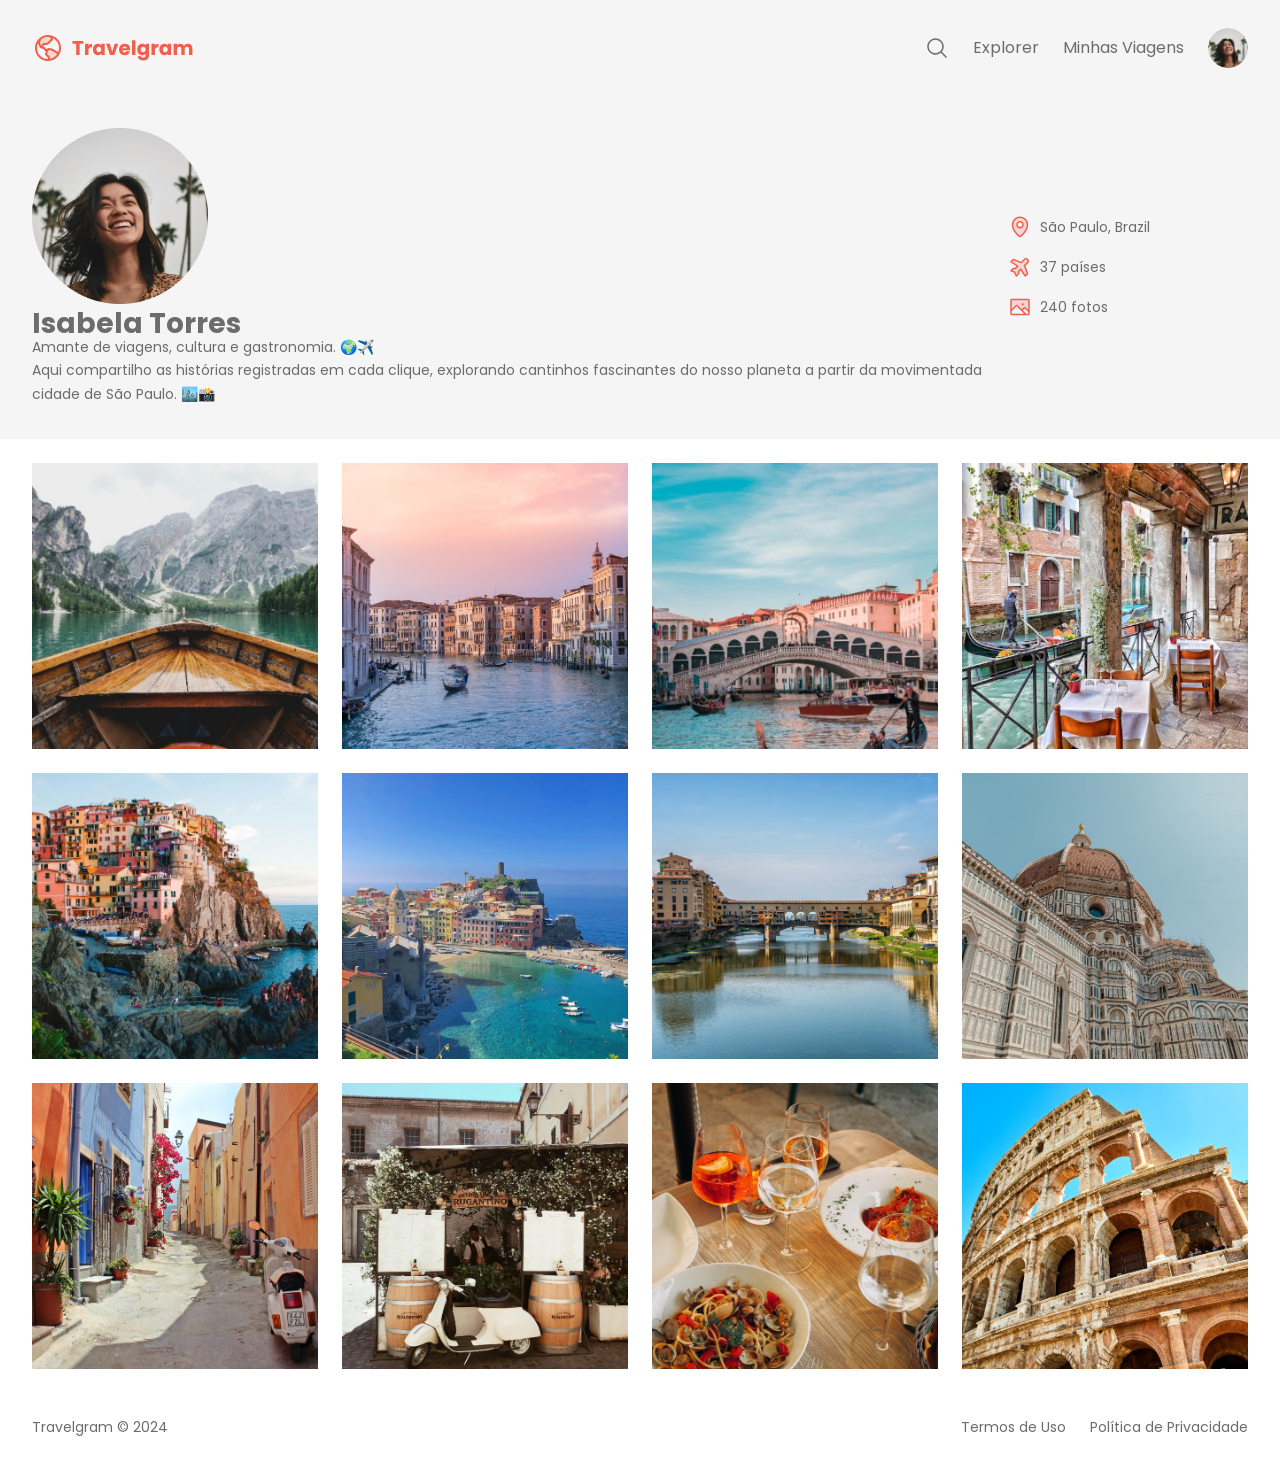
<file: travelgram/index.html>
<!DOCTYPE html>
<html lang="pt-br">
<head>
    <link rel="preconnect" href="https://fonts.googleapis.com">
<link rel="preconnect" href="https://fonts.gstatic.com" crossorigin>


    <meta charset="UTF-8">
    <meta name="viewport" content="width=device-width, initial-scale=1.0">
    <title>Travelgram | Perfil de Viagens</title>
    <link rel="stylesheet" href="styles/index.css">


    <link href="https://fonts.googleapis.com/css2?family=Poppins:wght@400;700&display=swap" rel="stylesheet">
</head>
<body>
    <div class="bg-surface-color">
    <nav class="container">
        <a href="#" id="logo">
            <img src="assets/Icons/Logo.svg" alt="Logomarca">
        </a>

        <ul id="primary-menu">
            <li>
                <a href="#">
                    <img src="assets/Icons/MagnifyingGlass.svg" alt="ícone de lupa">
                </a>
                <li><a href="#">Explorer</a></li>
                <li><a href="">Minhas Viagens</a></li>
                <li><a href="">
                    <img src="assets/Profile pic.png" alt="Imagem de Isabela Torres">
                </a></li>
            </li>
        </ul>
    </nav>
    
    <header>
        <div class="container">
            <div id="Profile">
                <img src="assets/Profile pic.png" alt="Imagem de Isaebla Torres">
                <div>
                    <h1>Isabela Torres</h1>
                    <p>
                        Amante de viagens, cultura e gastronomia.
                         🌍✈️ <br>
                        Aqui compartilho as histórias registradas em cada clique,
                         explorando cantinhos fascinantes do nosso planeta a partir da movimentada cidade de São Paulo. 🏙️📸
                    </p>
                </div>
            </div>

            <ul id="info">
                <li>
                    <img src="assets/Icons/MapPin.svg" alt="Icone de mapa">
                    <span>São Paulo, Brazil</span>
                </li>
                <li>
                    <img src="assets/Icons/AirplaneTilt.svg" alt="Icone de aviao">
                    <span>37 países</span>
                </li>
                <li>
                    <img src="assets/Icons/Image.svg" alt="Icone de imagem">
                    <span>240 fotos</span>
                </li>
            </ul>
        </div>
    </header>
    </div>
    <main class="container">
        <img src="assets/imagess/Image 01.png" alt="">
        <img src="assets/imagess/Image 02.png" alt="">
        <img src="assets/imagess/Image 03.png" alt="">
        <img src="assets/imagess/Image 04.png" alt="">
        <img src="assets/imagess/Image 05.png" alt="">
        <img src="assets/imagess/Image 06.png" alt="">
        <img src="assets/imagess/Image 07.png" alt="">
        <img src="assets/imagess/Image 08.png" alt="">
        <img src="assets/imagess/Image 09.png" alt="">
        <img src="assets/imagess/Image 10.png" alt="">
        <img src="assets/imagess/Image 11.png" alt="">
        <img src="assets/imagess/Image 12.png" alt="">
    </main>

    <footer class="container">
        <span>
            Travelgram &copy; 2024
        </span>

        <span>
            Termos de Uso
        </span>

        <span>Política de Privacidade</span>
    </footer>
</body>
</html>
</file>
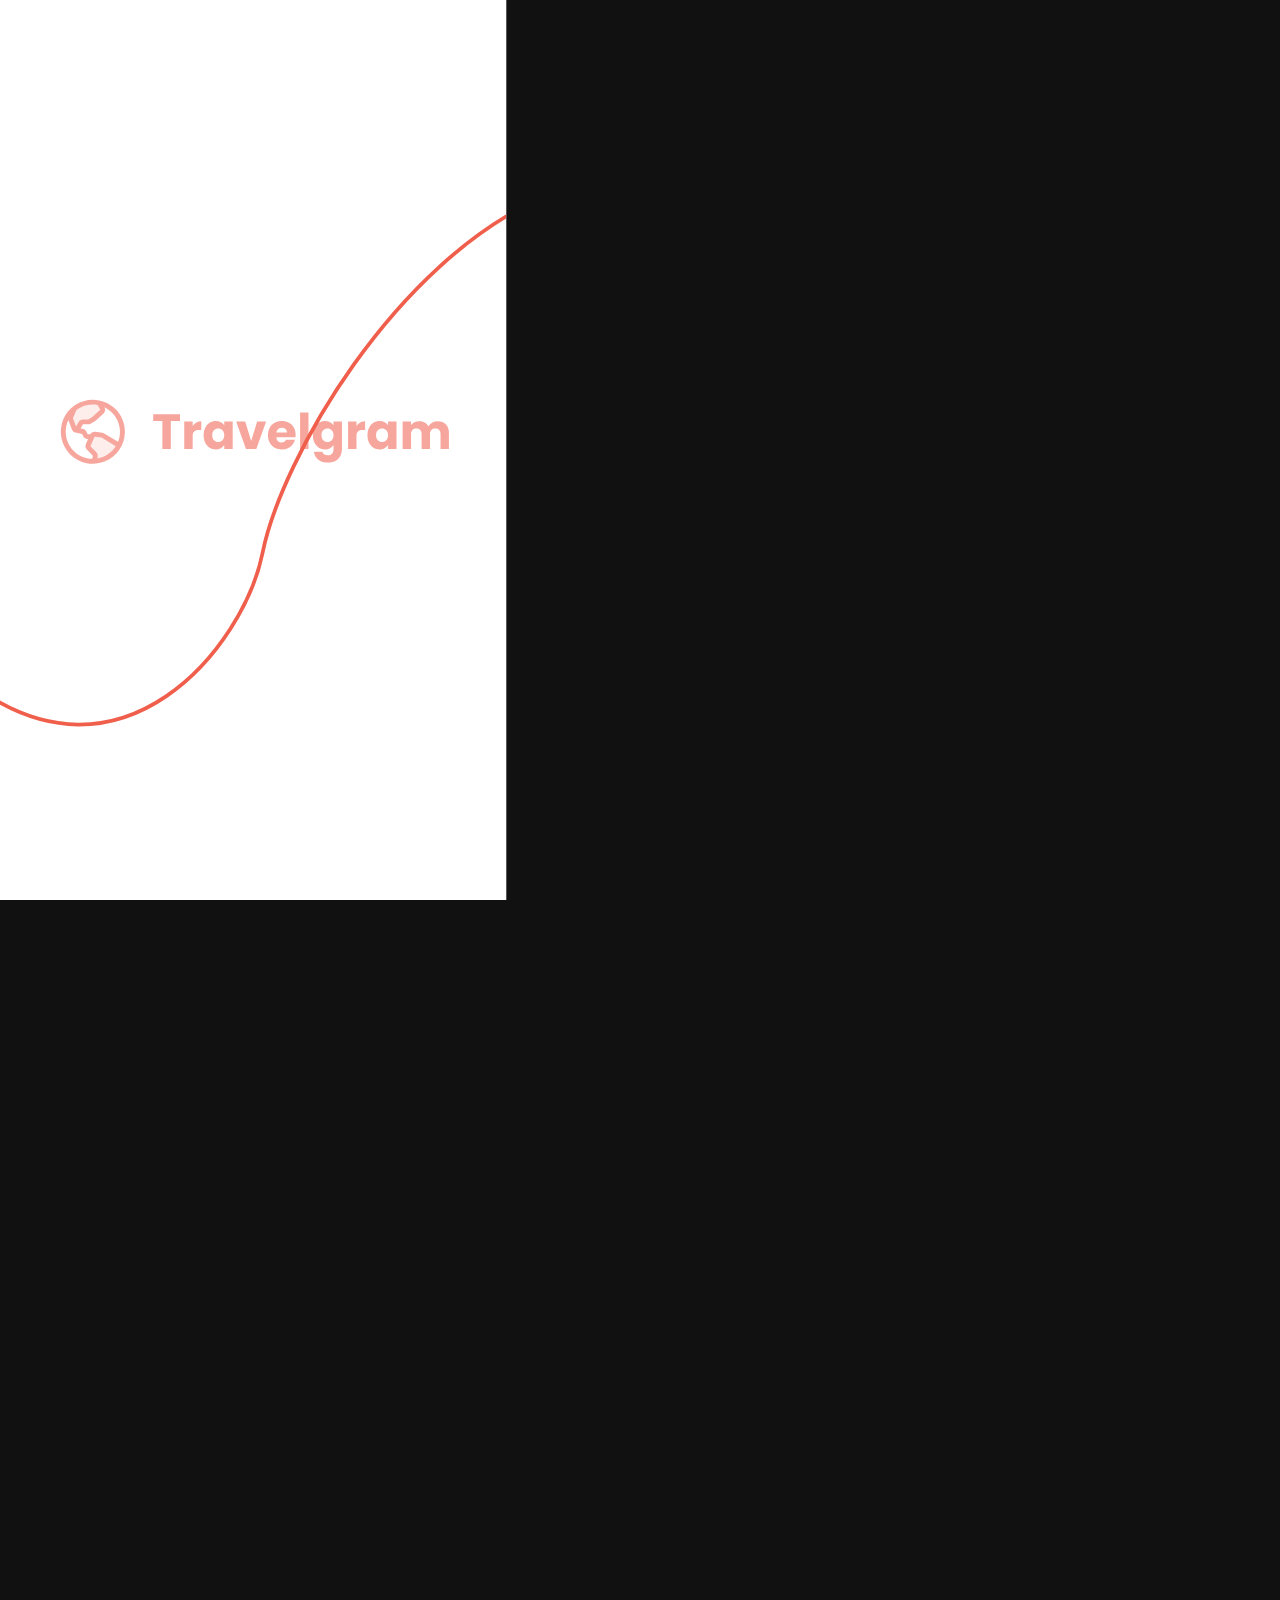
<file: travelgram/promo/promo.html>
<!DOCTYPE html>
<html lang="pt-br">
<head>
<meta charset="UTF-8">
<title>Travelgram — Vídeo promocional 15s</title>
<!--
  Vídeo promocional de 15s (1080x1920, 9:16).
  A animação é 100% determinística: window.render(t) desenha o quadro do segundo t.
  Abra no navegador para pré-visualizar (toca em loop) ou rode `node render.mjs` para gerar o MP4.
-->
<style>
    @font-face { font-family: "Poppins"; font-weight: 400; src: url(fonts/poppins-400.woff2) format("woff2"); }
    @font-face { font-family: "Poppins"; font-weight: 600; src: url(fonts/poppins-600.woff2) format("woff2"); }
    @font-face { font-family: "Poppins"; font-weight: 700; src: url(fonts/poppins-700.woff2) format("woff2"); }
    @font-face { font-family: "Poppins"; font-weight: 800; src: url(fonts/poppins-800.woff2) format("woff2"); }

    :root {
        --brand-color: #EF5F4C;
        --background-color: #FFFFFF;
        --surface-color: #F5F5F5;
        --text-color-primary: #313131;
        --text-color-secondary: #6C6C6C;
    }

    * { margin: 0; padding: 0; box-sizing: border-box; }

    html, body { background: #111; }

    #stage {
        position: relative;
        width: 1080px;
        height: 1920px;
        overflow: hidden;
        font-family: "Poppins", sans-serif;
        color: var(--text-color-primary);
        background: var(--background-color);
        transform-origin: 0 0;
    }

    .layer { position: absolute; inset: 0; }
    .abs { position: absolute; }
    .white { filter: brightness(0) invert(1); }

    /* Cena 1: intro */
    #s1 { background: var(--background-color); }
    #s1-route { position: absolute; left: 0; top: 0; }
    #s1-plane { width: 120px; height: 120px; left: 0; top: 0; }
    #s1-logo { width: 820px; left: 130px; top: 840px; }
    #s1-tag {
        width: 100%; top: 1060px; text-align: center;
        font-size: 52px; font-weight: 600; color: var(--text-color-secondary);
    }
    #wipe1 { border-radius: 50%; background: var(--brand-color); width: 10px; height: 10px; }

    /* Cena 2: montagem de fotos */
    #s2 { background: var(--brand-color); }
    .s2-photo { opacity: 0; }
    .s2-bg {
        position: absolute; inset: -80px;
        background-size: cover; background-position: center;
        filter: blur(48px) saturate(1.2) brightness(.75);
    }
    .s2-card {
        position: absolute; left: 90px; top: 470px; width: 900px; height: 900px;
        border-radius: 56px; overflow: hidden;
        box-shadow: 0 40px 100px rgba(0,0,0,.45);
    }
    .s2-card img { width: 100%; height: 100%; object-fit: cover; display: block; }
    .s2-pill {
        position: absolute; left: 130px; top: 1290px;
        display: flex; align-items: center; gap: 16px;
        padding: 18px 36px 18px 26px;
        border-radius: 999px;
        background: rgba(255,255,255,.94);
        font-size: 40px; font-weight: 600; color: var(--text-color-primary);
        box-shadow: 0 10px 30px rgba(0,0,0,.2);
    }
    .s2-pill img { width: 52px; height: 52px; }
    #s2-head, #s2-sub, #s2-bars { z-index: 10; }
    #s2-head {
        width: 100%; top: 200px; text-align: center; color: #fff;
        font-size: 84px; line-height: 1.1; font-weight: 800; letter-spacing: -1px;
        text-shadow: 0 6px 30px rgba(0,0,0,.35);
    }
    #s2-sub {
        width: 100%; top: 1500px; text-align: center; color: #fff;
        font-size: 44px; font-weight: 600;
        text-shadow: 0 4px 20px rgba(0,0,0,.35);
    }
    #s2-bars { left: 90px; top: 140px; width: 900px; display: flex; gap: 12px; }
    #s2-bars div { flex: 1; height: 8px; border-radius: 4px; background: rgba(255,255,255,.4); overflow: hidden; }
    #s2-bars div span { display: block; height: 100%; width: 0; background: #fff; }

    /* Cena 3: perfil */
    #s3 { background: var(--surface-color); }
    #s3-head {
        width: 100%; top: 150px; text-align: center;
        font-size: 80px; line-height: 1.1; font-weight: 800; letter-spacing: -1px;
    }
    #s3-head em { font-style: normal; color: var(--brand-color); }
    #s3-pic {
        width: 260px; height: 260px; left: 90px; top: 430px;
        border-radius: 50%; border: 8px solid #fff;
        box-shadow: 0 16px 40px rgba(0,0,0,.15);
    }
    #s3-name { left: 390px; top: 470px; font-size: 64px; font-weight: 700; }
    #s3-bio { left: 392px; top: 560px; font-size: 34px; color: var(--text-color-secondary); line-height: 1.4; }
    #s3-stats { left: 90px; top: 740px; width: 900px; display: flex; gap: 24px; }
    .stat {
        flex: 1; background: #fff; border-radius: 32px; padding: 26px 24px;
        display: flex; flex-direction: column; align-items: center; gap: 4px;
        box-shadow: 0 8px 24px rgba(0,0,0,.06);
    }
    .stat img { width: 60px; height: 60px; }
    .stat b { font-size: 56px; font-weight: 700; line-height: 1.2; color: var(--text-color-primary); }
    .stat span { font-size: 28px; color: var(--text-color-secondary); }
    #s3-grid {
        left: 120px; top: 1010px; width: 840px;
        display: grid; grid-template-columns: repeat(3, 1fr); gap: 18px;
    }
    #s3-grid img { width: 100%; aspect-ratio: 1; object-fit: cover; border-radius: 24px; display: block; }

    /* Cena 4: CTA */
    #s4 { background: var(--brand-color); color: #fff; }
    #s4-logo { width: 760px; left: 160px; top: 560px; }
    #s4-line1, #s4-line2 {
        width: 100%; text-align: center; font-weight: 800; letter-spacing: -1px;
        font-size: 92px; line-height: 1.1;
    }
    #s4-line1 { top: 820px; }
    #s4-line2 { top: 925px; }
    #s4-cta {
        left: 190px; top: 1180px; width: 700px; height: 140px;
        border-radius: 999px; background: #fff; color: var(--brand-color);
        display: flex; align-items: center; justify-content: center;
        font-size: 50px; font-weight: 700;
        box-shadow: 0 20px 50px rgba(0,0,0,.18);
    }
    #s4-url { width: 100%; top: 1380px; text-align: center; font-size: 38px; font-weight: 400; opacity: .9; }
    .bubble { border-radius: 50%; background: rgba(255,255,255,.12); }
</style>
</head>
<body>
<div id="stage">

    <!-- Cena 1 -->
    <div id="s1" class="layer">
        <svg id="s1-route" width="1080" height="1920" viewBox="0 0 1080 1920">
            <path id="route" d="M -60 1460 C 260 1700, 520 1380, 560 1180 S 840 560, 1160 420"
                  fill="none" stroke="#EF5F4C" stroke-width="8" stroke-linecap="round" stroke-dasharray="4 26" opacity=".55"/>
        </svg>
        <img id="s1-plane" class="abs" src="../assets/Icons/AirplaneTilt.svg" alt="">
        <img id="s1-logo" class="abs" src="../assets/Icons/Logo.svg" alt="Travelgram">
        <div id="s1-tag" class="abs">Cada clique, uma história.</div>
        <div id="wipe1" class="abs"></div>
    </div>

    <!-- Cena 2 -->
    <div id="s2" class="layer">
        <div class="s2-photo layer" data-src="../assets/imagess/Image 02.png" data-label="Veneza, Itália"></div>
        <div class="s2-photo layer" data-src="../assets/imagess/Image 05.png" data-label="Cinque Terre, Itália"></div>
        <div class="s2-photo layer" data-src="../assets/imagess/Image 07.png" data-label="Florença, Itália"></div>
        <div class="s2-photo layer" data-src="../assets/imagess/Image 12.png" data-label="Roma, Itália"></div>
        <div id="s2-bars" class="abs"><div><span></span></div><div><span></span></div><div><span></span></div><div><span></span></div></div>
        <div id="s2-head" class="abs">Registre cada<br>destino</div>
        <div id="s2-sub" class="abs">Fotos, lugares e memórias num só lugar</div>
    </div>

    <!-- Cena 3 -->
    <div id="s3" class="layer">
        <div id="s3-head" class="abs">Seu <em>perfil</em><br>de viagens</div>
        <img id="s3-pic" class="abs" src="../assets/Profile pic.png" alt="">
        <div id="s3-name" class="abs">Isabela Torres</div>
        <div id="s3-bio" class="abs">Viagens, cultura e gastronomia<br>São Paulo, Brasil</div>
        <div id="s3-stats" class="abs">
            <div class="stat"><img src="../assets/Icons/AirplaneTilt.svg" alt=""><b id="c-paises">0</b><span>países</span></div>
            <div class="stat"><img src="../assets/Icons/Image.svg" alt=""><b id="c-fotos">0</b><span>fotos</span></div>
            <div class="stat"><img src="../assets/Icons/MapPin.svg" alt=""><b id="c-cidades">0</b><span>cidades</span></div>
        </div>
        <div id="s3-grid" class="abs"></div>
    </div>

    <!-- Cena 4 -->
    <div id="s4" class="layer">
        <div class="bubble abs" id="b1" style="width:620px;height:620px;left:-220px;top:-160px"></div>
        <div class="bubble abs" id="b2" style="width:520px;height:520px;left:700px;top:1500px"></div>
        <img id="s4-logo" class="abs white" src="../assets/Icons/Logo.svg" alt="Travelgram">
        <div id="s4-line1" class="abs">Viaje. Clique.</div>
        <div id="s4-line2" class="abs">Compartilhe.</div>
        <div id="s4-cta" class="abs">Crie seu perfil grátis</div>
        <div id="s4-url" class="abs">Disponível agora no Travelgram</div>
    </div>
</div>

<script>
    const DURATION = 15;
    const $ = (s) => document.querySelector(s);

    // Utilidades de animação
    const clamp = (x, a = 0, b = 1) => Math.min(b, Math.max(a, x));
    const prog = (t, a, b) => clamp((t - a) / (b - a));
    const lerp = (a, b, p) => a + (b - a) * p;
    const easeOut = (p) => 1 - Math.pow(1 - p, 3);
    const easeInOut = (p) => (p < .5 ? 4 * p * p * p : 1 - Math.pow(-2 * p + 2, 3) / 2);
    const easeOutBack = (p) => { const c1 = 1.70158, c3 = c1 + 1; return 1 + c3 * Math.pow(p - 1, 3) + c1 * Math.pow(p - 1, 2); };
    const show = (el, on) => { el.style.display = on ? "" : "none"; };
    const fadeUp = (el, t, a, d = .5, dist = 40) => {
        const p = easeOut(prog(t, a, a + d));
        el.style.opacity = p;
        el.style.transform = `translateY(${(1 - p) * dist}px)`;
    };

    // Monta as fotos da cena 2
    const s2Photos = [...document.querySelectorAll(".s2-photo")];
    for (const ph of s2Photos) {
        const src = encodeURI(ph.dataset.src);
        ph.innerHTML = `
            <div class="s2-bg" style="background-image:url('${src}')"></div>
            <div class="s2-card"><img src="${src}" alt=""></div>
            <div class="s2-pill"><img src="../assets/Icons/MapPin.svg" alt="">${ph.dataset.label}</div>`;
    }

    // Monta a grade da cena 3
    const gridIds = ["01", "03", "04", "06", "08", "09", "10", "11", "12"];
    $("#s3-grid").innerHTML = gridIds.map((n) => `<img src="../assets/imagess/Image ${n}.png" alt="">`).join("");
    const gridImgs = [...document.querySelectorAll("#s3-grid img")];

    const route = $("#route");
    const routeLen = route.getTotalLength();
    route.style.strokeDasharray = "";

    // Linha do tempo (segundos)
    const S1 = [0, 2.6], S2 = [2.6, 7.6], S3 = [7.6, 11.4], S4 = [11.4, 15];

    function render(t) {
        // ---------- Cena 1: avião desenha a rota e revela o logo ----------
        show($("#s1"), t < S2[0]);
        if (t < S2[0]) {
            const pr = easeInOut(prog(t, 0, 1.3));
            const len = routeLen * pr;
            route.setAttribute("stroke-dasharray", `${len} ${routeLen}`);
            route.setAttribute("stroke-dashoffset", 0);
            const pt = route.getPointAtLength(len);
            const ahead = route.getPointAtLength(Math.min(routeLen, len + 4));
            const ang = Math.atan2(ahead.y - pt.y, ahead.x - pt.x) * 180 / Math.PI;
            const plane = $("#s1-plane");
            // O ícone aponta para cima-direita (45°)
            plane.style.transform = `translate(${pt.x - 60}px, ${pt.y - 60}px) rotate(${ang + 45}deg)`;
            plane.style.opacity = 1 - prog(t, 1.2, 1.4);
            route.style.opacity = 1 - prog(t, 1.3, 1.7);

            const lp = prog(t, 0.9, 1.6);
            $("#s1-logo").style.opacity = lp;
            $("#s1-logo").style.transform = `scale(${lerp(.6, 1, easeOutBack(lp))})`;
            fadeUp($("#s1-tag"), t, 1.35, .5);

            // círculo coral expande e cobre a tela
            const wp = easeInOut(prog(t, 2.05, 2.6));
            const d = wp * 4600;
            const wipe = $("#wipe1");
            wipe.style.width = wipe.style.height = d + "px";
            wipe.style.left = (540 - d / 2) + "px";
            wipe.style.top = (960 - d / 2) + "px";
        }

        // ---------- Cena 2: montagem de destinos ----------
        show($("#s2"), t >= S2[0] && t < S3[0] + .5);
        if (t >= S2[0] && t < S3[0] + .5) {
            const local = t - S2[0];
            const per = (S2[1] - S2[0]) / s2Photos.length;
            s2Photos.forEach((ph, i) => {
                const a = i * per;
                const inP = easeOut(prog(local, a, a + .35));
                const vis = local >= a - .01 && local < a + per + .4;
                ph.style.opacity = i === 0 ? prog(local, 0, .25) : inP;
                ph.style.zIndex = i;
                ph.style.display = vis ? "" : "none";
                // Ken Burns dentro do cartão
                const kb = prog(local, a, a + per + .4);
                ph.querySelector(".s2-card img").style.transform =
                    `scale(${lerp(1.18, 1.0, kb)}) translateX(${(i % 2 ? -1 : 1) * lerp(14, -14, kb)}px)`;
                ph.querySelector(".s2-card").style.transform =
                    `translateY(${(1 - inP) * 120}px) scale(${lerp(.9, 1, inP)}) rotate(${(1 - inP) * (i % 2 ? 3 : -3)}deg)`;
                const pill = ph.querySelector(".s2-pill");
                const pp = easeOutBack(prog(local, a + .2, a + .6));
                pill.style.opacity = prog(local, a + .2, a + .4);
                pill.style.transform = `translateX(${(1 - pp) * -60}px)`;
            });
            document.querySelectorAll("#s2-bars span").forEach((bar, i) => {
                bar.style.width = prog(local, i * per, (i + 1) * per) * 100 + "%";
            });
            fadeUp($("#s2-head"), local, .15, .5);
            fadeUp($("#s2-sub"), local, .5, .5);
            $("#s2-bars").style.opacity = prog(local, 0, .3);
        }

        // ---------- Cena 3: perfil (entra deslizando de baixo) ----------
        show($("#s3"), t >= S3[0] && t < S4[0] + .6);
        if (t >= S3[0] && t < S4[0] + .6) {
            const local = t - S3[0];
            const sp = easeInOut(prog(local, 0, .5));
            $("#s3").style.transform = `translateY(${(1 - sp) * 1920}px)`;
            $("#s3").style.borderRadius = `${(1 - sp) * 80}px ${(1 - sp) * 80}px 0 0`;
            fadeUp($("#s3-head"), local, .35, .5);
            const pp = prog(local, .5, 1.0);
            $("#s3-pic").style.opacity = pp;
            $("#s3-pic").style.transform = `scale(${lerp(.3, 1, easeOutBack(pp))})`;
            fadeUp($("#s3-name"), local, .65, .45, 30);
            fadeUp($("#s3-bio"), local, .8, .45, 30);
            fadeUp($("#s3-stats"), local, .9, .5, 50);
            const cp = easeOut(prog(local, 1.0, 2.2));
            $("#c-paises").textContent = Math.round(37 * cp);
            $("#c-fotos").textContent = Math.round(240 * cp);
            $("#c-cidades").textContent = Math.round(85 * cp);
            gridImgs.forEach((img, i) => {
                const a = 1.3 + i * .09;
                const gp = prog(local, a, a + .45);
                img.style.opacity = gp;
                img.style.transform = `scale(${lerp(.5, 1, easeOutBack(gp))})`;
            });
        }

        // ---------- Cena 4: chamada final ----------
        show($("#s4"), t >= S4[0]);
        if (t >= S4[0]) {
            const local = t - S4[0];
            const wp = easeInOut(prog(local, 0, .6));
            $("#s4").style.clipPath = `circle(${wp * 120}% at 50% 100%)`;
            $("#b1").style.transform = `scale(${lerp(.6, 1.1, easeOut(prog(local, 0, 3.6)))})`;
            $("#b2").style.transform = `scale(${lerp(.6, 1.15, easeOut(prog(local, .2, 3.6)))})`;
            const lp = prog(local, .45, 1.0);
            $("#s4-logo").style.opacity = lp;
            $("#s4-logo").style.transform = `scale(${lerp(.7, 1, easeOutBack(lp))})`;
            fadeUp($("#s4-line1"), local, .8, .5, 50);
            fadeUp($("#s4-line2"), local, 1.05, .5, 50);
            const cp = prog(local, 1.5, 2.0);
            const pulse = 1 + Math.sin(Math.max(0, local - 2.1) * 6) * .025 * prog(local, 2.1, 2.4);
            $("#s4-cta").style.opacity = cp;
            $("#s4-cta").style.transform = `scale(${lerp(.6, 1, easeOutBack(cp)) * pulse})`;
            fadeUp($("#s4-url"), local, 1.9, .5, 20);
        }
    }

    window.render = render;
    window.DURATION = DURATION;
    window.ready = Promise.all([
        document.fonts.ready,
        ...[...document.images].map((im) => im.decode().catch(() => {})),
    ]);

    // Pré-visualização no navegador: escala para caber na janela e toca em loop
    if (!new URLSearchParams(location.search).has("capture")) {
        const fit = () => {
            const s = Math.min(innerWidth / 1080, innerHeight / 1920);
            $("#stage").style.transform = `scale(${s})`;
        };
        addEventListener("resize", fit); fit();
        let t0 = null;
        const loop = (now) => {
            if (t0 === null) t0 = now;
            render(((now - t0) / 1000) % DURATION);
            requestAnimationFrame(loop);
        };
        window.ready.then(() => requestAnimationFrame(loop));
    }
</script>
</body>
</html>
</file>
<file: travelgram/styles/index.css>
@import url(global.css);
@import url(nav.css);
@import url(header.css);
@import url(main.css);
@import url(footer.css);
</file>
